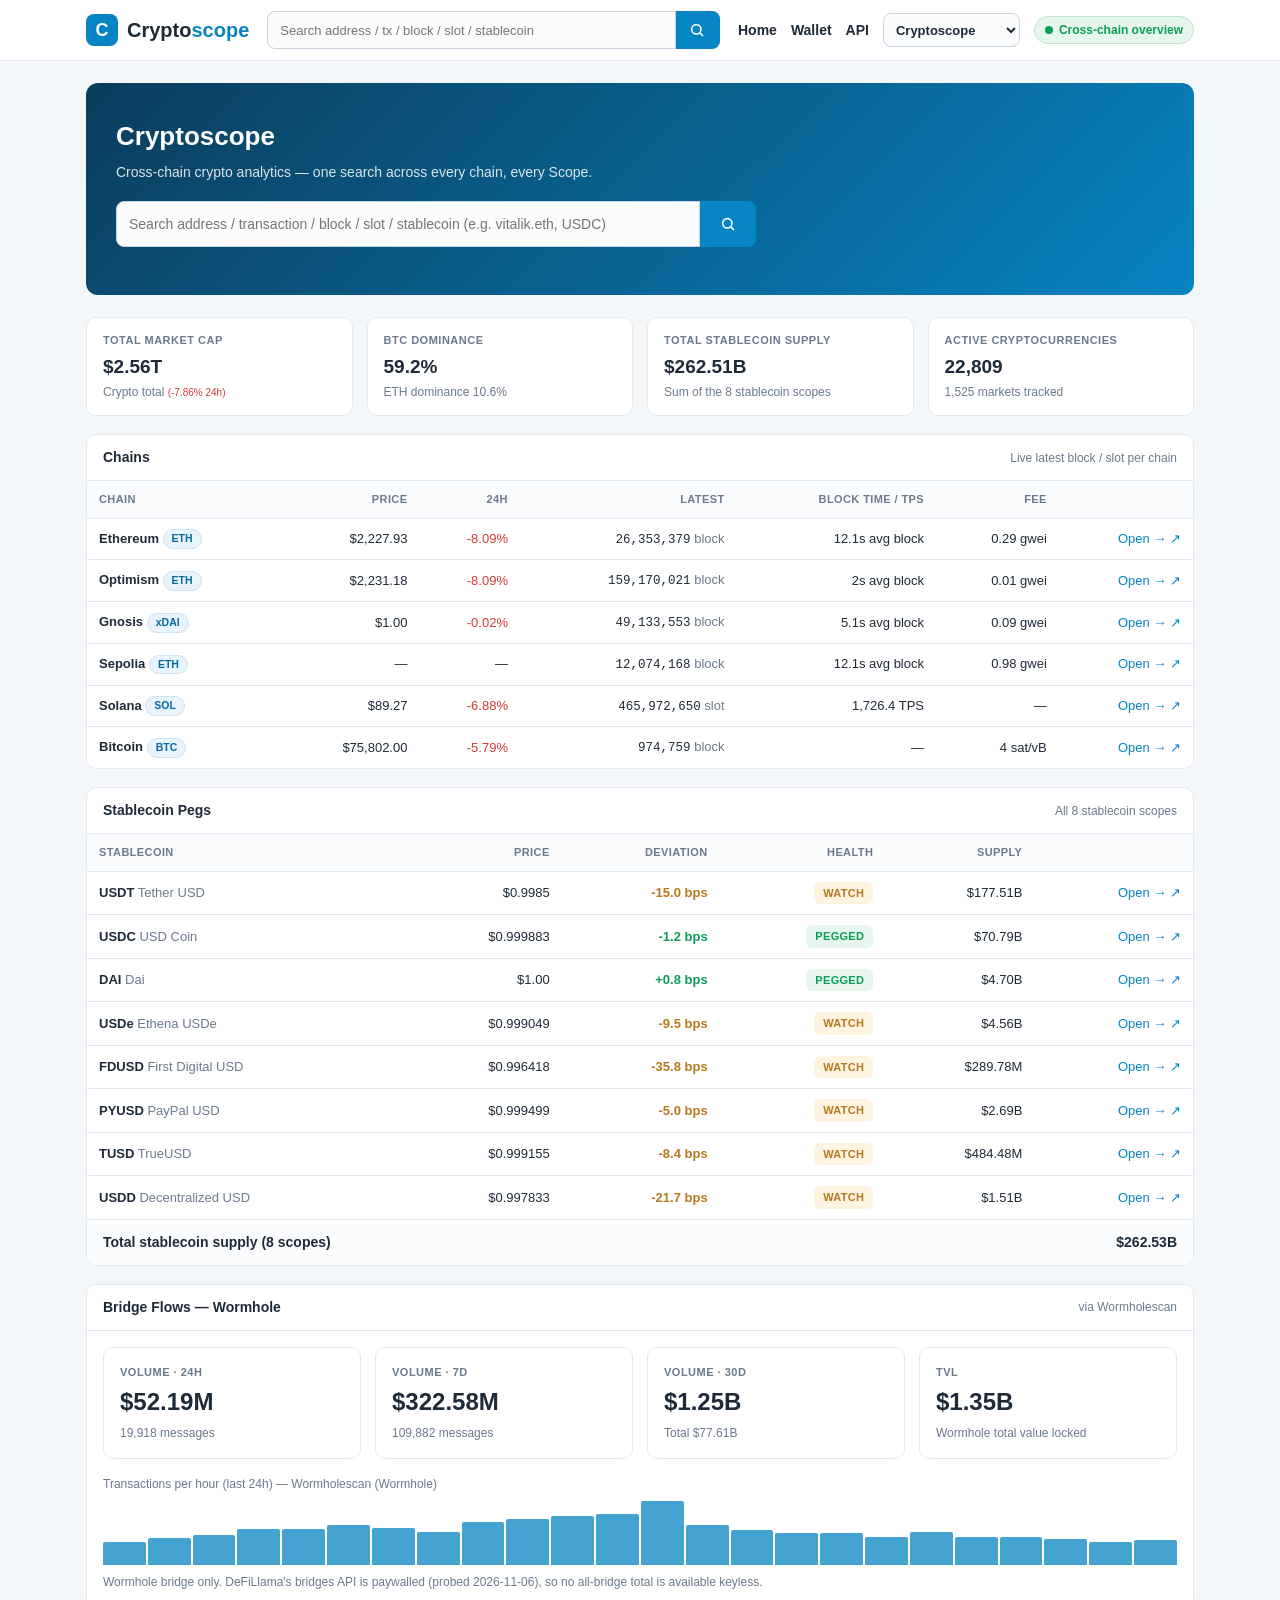
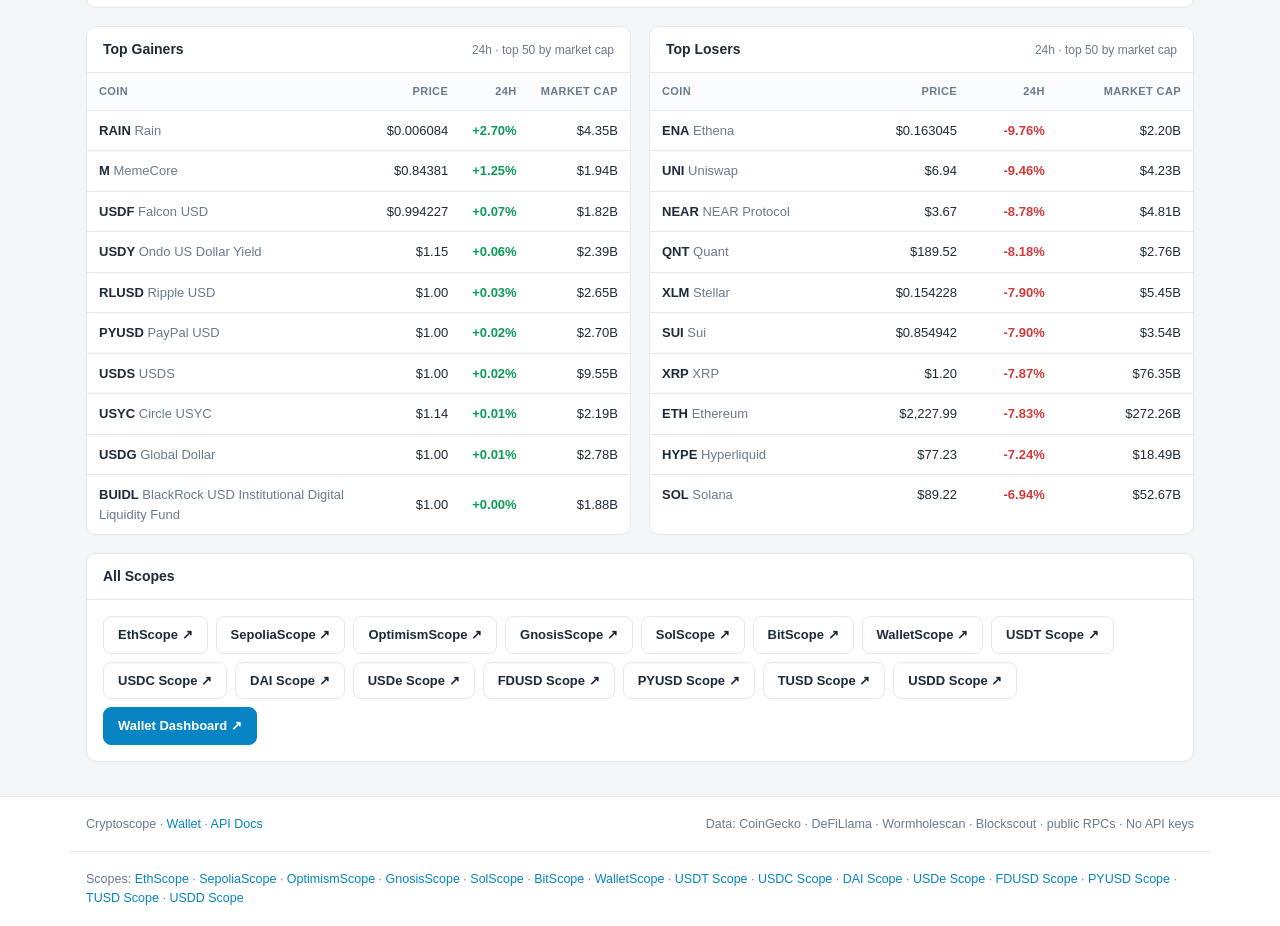
<file: snapshots/cryptoscope-overview.html>
<!DOCTYPE html>
<html lang="en">
<head>
<meta charset="utf-8">
<meta name="viewport" content="width=device-width, initial-scale=1">
<title>Cryptoscope — Cross-Chain Crypto Analytics</title>
<meta name="description" content="Cryptoscope: cross-chain crypto analytics. Market overview, chains, stablecoin pegs, bridge flows, top movers — and one search that routes to the right Scope.">
<style>
/* EthScope — Etherscan-like light theme */
:root{
  --blue:#0784c3; --blue-dark:#066a9d; --ink:#1e2a38; --muted:#6b7a8d;
  --line:#e3e9f0; --bg:#f4f7fa; --card:#ffffff;
  --green:#0d9d58; --red:#d23b3b; --amber:#b7791f;
  --mono:"SFMono-Regular",Consolas,"Liberation Mono",monospace;
}
*{box-sizing:border-box}
body{margin:0;font-family:-apple-system,BlinkMacSystemFont,"Segoe UI",Roboto,Helvetica,Arial,sans-serif;color:var(--ink);background:var(--bg);font-size:14px;line-height:1.5}
a{color:var(--blue);text-decoration:none}
a:hover{text-decoration:underline}
.wrap{max-width:1140px;margin:0 auto;padding:0 16px}
.mono{font-family:var(--mono);font-size:12.5px}
.muted{color:var(--muted)}
.hidden{display:none!important}

/* header */
.topbar{background:#fff;border-bottom:1px solid var(--line);position:sticky;top:0;z-index:50}
.topbar-inner{display:flex;align-items:center;gap:18px;height:60px}
.brand{display:flex;align-items:center;gap:9px;font-size:20px;font-weight:700;color:var(--ink)}
.brand:hover{text-decoration:none}
.brand-badge{width:32px;height:32px;border-radius:8px;background:var(--blue);color:#fff;display:flex;align-items:center;justify-content:center;font-size:18px;font-weight:800}
.brand-accent{color:var(--blue)}
.search{flex:1;max-width:560px;position:relative;display:flex}
.search input{flex:1;height:38px;border:1px solid #c8d3df;border-radius:8px 0 0 8px;padding:0 12px;font-size:13px;outline:none;background:#fbfcfe}
.search input:focus{border-color:var(--blue);background:#fff}
.search button{width:44px;border:1px solid var(--blue);border-left:0;background:var(--blue);color:#fff;border-radius:0 8px 8px 0;cursor:pointer;display:flex;align-items:center;justify-content:center}
.search button:hover{background:var(--blue-dark)}
.suggest{position:absolute;top:42px;left:0;right:0;background:#fff;border:1px solid var(--line);border-radius:8px;box-shadow:0 8px 24px rgba(0,0,0,.12);overflow:hidden;z-index:60}
.suggest a{display:flex;align-items:center;gap:10px;padding:9px 12px;color:var(--ink);font-size:13px}
.suggest a:hover{background:#f0f6fb;text-decoration:none}
.suggest .stype{font-size:10px;font-weight:700;text-transform:uppercase;color:#fff;background:var(--blue);border-radius:4px;padding:2px 6px;flex-shrink:0}
.suggest .stype.block{background:#5b6b7c}.suggest .stype.token{background:#7c4dc4}.suggest .stype.transaction{background:#0d9d58}
.navlinks{margin-left:auto;display:flex;align-items:center;gap:14px}
.navlinks a{font-weight:600;color:var(--ink)}
.netpill{display:inline-flex;align-items:center;gap:6px;font-size:12px;font-weight:600;color:var(--green);background:#e6f6ec;border:1px solid #bfe6cd;border-radius:999px;padding:4px 10px;white-space:nowrap;flex-shrink:0}
.netpill .dot{width:8px;height:8px;border-radius:50%;background:var(--green);animation:pulse 2s infinite}
@keyframes pulse{0%,100%{opacity:1}50%{opacity:.4}}

/* hero */
.hero{background:linear-gradient(135deg,#0b3d5c,#0784c3);border-radius:12px;color:#fff;padding:34px 30px;margin:22px 0}
.hero h1{margin:0 0 6px;font-size:26px}
.hero p{margin:0 0 18px;opacity:.85}
.hero .search{max-width:640px}
.hero .search input{height:46px;font-size:14px}
.hero .search button{width:56px}

/* cards */
.card{background:var(--card);border:1px solid var(--line);border-radius:10px;margin-bottom:18px;overflow:hidden}
.card-head{display:flex;align-items:center;gap:8px;padding:12px 16px;border-bottom:1px solid var(--line);font-weight:700;font-size:14px}
.card-head .spacer{flex:1}
.statgrid{display:grid;grid-template-columns:repeat(auto-fit,minmax(150px,1fr));gap:14px;margin-bottom:18px}
.stat{background:var(--card);border:1px solid var(--line);border-radius:10px;padding:14px 16px}
.stat .k{font-size:11px;text-transform:uppercase;letter-spacing:.5px;color:var(--muted);font-weight:700;margin-bottom:4px}
.stat .v{font-size:19px;font-weight:700}
.stat .v small{font-size:12px;font-weight:400;color:var(--muted)}
.stat .sub{font-size:12px;color:var(--muted);margin-top:2px}

.cols2{display:grid;grid-template-columns:1fr 1fr;gap:18px}
@media(max-width:860px){.cols2{grid-template-columns:1fr}.topbar-inner{flex-wrap:wrap;height:auto;padding:10px 16px}.search{order:3;flex-basis:100%;max-width:none}.navlinks{flex-wrap:wrap}.netpill{font-size:11px;padding:3px 8px}}
/* phones: the pill keeps its dot (status) but drops its text so the nav
   row fits on one line instead of wrapping to three */
@media(max-width:560px){#netpill-text{display:none}.netpill{padding:4px 6px;gap:0}}

/* tables */
table.tbl{width:100%;border-collapse:collapse;font-size:13px}
.tbl th{text-align:left;font-size:11px;text-transform:uppercase;letter-spacing:.4px;color:var(--muted);padding:10px 12px;border-bottom:1px solid var(--line);background:#fbfcfe;white-space:nowrap}
.tbl td{padding:10px 12px;border-bottom:1px solid var(--line);vertical-align:middle}
.tbl tr:last-child td{border-bottom:0}
.tbl tr:hover td{background:#f8fbfe}
.tbl .r{text-align:right}
/* home half-width tables: fixed layout + clipped cells so long hashes and
   contract names can't push columns (e.g. Value) off the card */
.tbl-home{table-layout:fixed}
.tbl-home td{overflow:hidden}
.tbl-wrap{overflow-x:auto}
.addr-cell{display:inline-flex;align-items:center;gap:4px;max-width:100%;min-width:0}
.addr-cell>a.mono{min-width:0;overflow:hidden;text-overflow:ellipsis;white-space:nowrap}
.addr-cell .badge,.addr-cell .label-pill{flex-shrink:0}
.cell-clip{display:block;overflow:hidden;text-overflow:ellipsis;white-space:nowrap}

/* detail grid */
.detail{display:grid;grid-template-columns:200px 1fr;border-bottom:1px solid var(--line);font-size:13px}
.detail:last-child{border-bottom:0}
.detail .dk{padding:11px 16px;color:var(--muted);font-weight:600;background:#fbfcfe}
.detail .dv{padding:11px 16px;word-break:break-all}
@media(max-width:640px){.detail{grid-template-columns:1fr}.detail .dk{padding-bottom:2px}}

/* badges & buttons */
.badge{display:inline-block;font-size:11px;font-weight:700;border-radius:6px;padding:3px 9px;text-transform:uppercase;letter-spacing:.3px}
.badge.ok{background:#e6f6ec;color:var(--green)}
.badge.fail{background:#fdecec;color:var(--red)}
.badge.info{background:#e8f3fb;color:var(--blue-dark)}
.badge.warn{background:#fdf3e0;color:var(--amber)}
.badge.grey{background:#eef1f5;color:var(--muted)}
.btn{display:inline-block;border:1px solid var(--line);background:#fff;border-radius:8px;padding:8px 14px;font-size:13px;font-weight:600;color:var(--ink);cursor:pointer}
.btn:hover{border-color:var(--blue);color:var(--blue)}
.btn.primary{background:var(--blue);border-color:var(--blue);color:#fff}
.btn.primary:hover{background:var(--blue-dark)}
.copybtn{border:0;background:none;color:var(--muted);cursor:pointer;padding:2px 4px;vertical-align:middle}
.copybtn:hover{color:var(--blue)}
.loadmore{display:block;width:100%;padding:12px;border:0;background:#f4f8fc;color:var(--blue);font-weight:700;cursor:pointer;font-size:13px}
.loadmore:hover{background:#e8f3fb}

/* tabs */
.tabs{display:flex;gap:4px;border-bottom:1px solid var(--line);padding:0 12px;background:#fbfcfe}
.tab{border:0;background:none;padding:12px 14px;font-size:13px;font-weight:600;color:var(--muted);cursor:pointer;border-bottom:2px solid transparent;margin-bottom:-1px}
.tab.active{color:var(--blue);border-bottom-color:var(--blue)}
.tab:hover{color:var(--ink)}

/* misc */
.pagehead{display:flex;align-items:center;gap:12px;margin:22px 0 14px;flex-wrap:wrap}
.pagehead h2{margin:0;font-size:20px;word-break:break-all}
pre.hex{background:#0f1c28;color:#c8e6f5;border-radius:8px;padding:14px;font-size:12px;overflow:auto;max-height:280px;white-space:pre-wrap;word-break:break-all;font-family:var(--mono)}
.utf8box{background:#f4faf4;border:1px solid #cde8cd;border-radius:8px;padding:12px 14px;font-size:13px;margin-top:10px}
.utf8box .k{font-weight:700;color:var(--green);font-size:11px;text-transform:uppercase;letter-spacing:.4px;margin-bottom:6px}
.empty{padding:26px;text-align:center;color:var(--muted)}
.error-banner{background:#fdecec;border:1px solid #f3c2c2;color:#a02a2a;border-radius:8px;padding:12px 16px;margin:16px 0;font-size:13px}
.spinner{padding:40px;text-align:center;color:var(--muted)}
.gasbar{height:8px;background:#eef1f5;border-radius:4px;overflow:hidden;margin-top:6px}
.gasbar i{display:block;height:100%;background:var(--blue);border-radius:4px}
.addr-title{display:flex;align-items:center;gap:10px;flex-wrap:wrap}
.footer{margin-top:34px;border-top:1px solid var(--line);background:#fff}
.footer-inner{display:flex;justify-content:space-between;gap:10px;padding:18px 16px;font-size:12.5px;color:var(--muted);flex-wrap:wrap}
.logtopics{display:flex;flex-direction:column;gap:4px}

/* ---- chain switcher / labels ---- */
.chainselect{height:34px;border:1px solid #c8d3df;border-radius:8px;padding:0 8px;font-size:13px;font-weight:600;color:var(--ink);background:#fbfcfe;cursor:pointer}
.chainselect:focus{border-color:var(--blue);outline:none}
.netpill.warn{color:var(--amber);background:#fdf3e0;border-color:#ecd9a8}
.label-pill{display:inline-block;font-size:10.5px;font-weight:700;color:#5b4a8a;background:#efe9f9;border:1px solid #d9c8f5;border-radius:999px;padding:1px 8px;vertical-align:middle;white-space:nowrap}

/* ---- toolbars / export ---- */
.toolbar{display:flex;align-items:center;gap:10px;padding:10px 16px;border-bottom:1px solid var(--line);background:#fbfcfe;flex-wrap:wrap}
.toolbar .spacer{flex:1}
.btn:disabled{opacity:.55;cursor:wait}

/* ---- gas tracker ---- */
.gascards{display:grid;grid-template-columns:repeat(auto-fit,minmax(170px,1fr));gap:14px;margin-bottom:18px}
.gascard{background:var(--card);border:1px solid var(--line);border-radius:10px;padding:16px}
.gascard .k{font-size:11px;text-transform:uppercase;letter-spacing:.5px;color:var(--muted);font-weight:700;margin-bottom:4px}
.gascard .v{font-size:24px;font-weight:700}
.gascard .v small{font-size:13px;font-weight:400;color:var(--muted)}
.gascard .sub{font-size:12px;color:var(--muted);margin-top:4px}
.explainer{background:#f0f6fb;border:1px solid #cfe3f2;border-radius:10px;padding:14px 16px;font-size:13px;margin-bottom:18px}

/* ---- charts ---- */
.chart-wrap{padding:16px}
.chart-svg{width:100%;height:auto;display:block}
.chart-tick{font-size:11px;fill:var(--muted)}
.daybtns{display:flex;gap:6px}
.daybtns .btn{padding:5px 11px;font-size:12px}
.daybtns .btn.active{background:var(--blue);border-color:var(--blue);color:#fff}

/* ---- contract page ---- */
.fncard{border:1px solid var(--line);border-radius:8px;padding:14px 16px;margin:12px 16px}
.fn-sig{font-size:13px;font-weight:700;margin-bottom:10px;word-break:break-all}
.fncard form{display:flex;flex-wrap:wrap;gap:10px;align-items:flex-end}
.field{display:flex;flex-direction:column;gap:4px;font-size:12.5px;min-width:180px;flex:1}
.field>span{font-weight:600}
.field input[type=text],.field select,.field textarea{border:1px solid #c8d3df;border-radius:6px;padding:8px 10px;font-size:13px;font-family:var(--mono);background:#fbfcfe}
.field input[type=text]:focus,.field textarea:focus{border-color:var(--blue);outline:none;background:#fff}
.field textarea{font-family:var(--mono);width:100%;min-height:180px;resize:vertical}
.fn-out{margin-top:10px;font-size:13px}
.fn-out table{width:100%;border-collapse:collapse}
.fn-out td,.fn-out th{border-bottom:1px solid var(--line);padding:6px 8px;text-align:left;font-size:13px}
.fn-out .mono{word-break:break-all}
pre.source{background:#0f1c28;color:#c8e6f5;border-radius:8px;padding:14px;font-size:12px;overflow:auto;max-height:560px;white-space:pre-wrap;word-break:break-all;font-family:var(--mono);margin:12px 16px}
.notice{background:#fdf3e0;border:1px solid #ecd9a8;border-radius:8px;padding:12px 14px;font-size:13px;margin:12px 16px}
.notice.info{background:#e8f3fb;border-color:#cfe3f2}
.walletbar{display:flex;align-items:center;gap:10px;flex-wrap:wrap;padding:12px 16px;border-bottom:1px solid var(--line);background:#fbfcfe;font-size:13px}

/* ---- NFT ---- */
.nftgrid{display:grid;grid-template-columns:repeat(auto-fill,minmax(150px,1fr));gap:14px;padding:16px}
.nft-card{border:1px solid var(--line);border-radius:10px;overflow:hidden;background:#fff}
.nft-card:hover{border-color:var(--blue);text-decoration:none}
.nft-card img{width:100%;aspect-ratio:1;object-fit:cover;display:block;background:#eef1f5}
.nft-card .nft-id{padding:9px 10px;font-size:13px;font-weight:700;color:var(--ink)}
.nft-card .nft-sub{padding:0 10px 9px;font-size:12px;color:var(--muted)}
.nft-hero{display:grid;grid-template-columns:minmax(240px,360px) 1fr;gap:20px;padding:16px}
@media(max-width:640px){.nft-hero{grid-template-columns:1fr}}
.nft-hero img{width:100%;border-radius:10px;border:1px solid var(--line);background:#eef1f5}

/* ---- api docs ---- */
.docgroup{margin-bottom:8px}
.docgroup h3{margin:18px 0 8px;font-size:15px}
.docitem{border:1px solid var(--line);border-radius:8px;padding:11px 14px;margin-bottom:8px;background:#fff}
.docitem .dpath{font-family:var(--mono);font-size:13px;font-weight:700;word-break:break-all}
.docitem .ddesc{font-size:13px;color:var(--ink);margin-top:4px}
.docitem .dmeta{font-size:12px;color:var(--muted);margin-top:6px}
.docitem code{background:#f0f3f7;border-radius:4px;padding:1px 5px;font-size:12px}
.method{display:inline-block;font-size:11px;font-weight:800;border-radius:5px;padding:2px 7px;margin-right:8px;vertical-align:middle}
.method.get{background:#e6f6ec;color:var(--green)}
.method.post{background:#fdf3e0;color:var(--amber)}

/* ---- wallet dashboard ---- */
.chain-badge{display:inline-block;font-size:10.5px;font-weight:700;color:var(--blue-dark);background:#e8f3fb;border:1px solid #cfe3f2;border-radius:999px;padding:1px 8px;vertical-align:middle;white-space:nowrap}

/* risk card (address pages, all chains) */
.risk-score{font-size:32px;font-weight:800;line-height:1}
.risk-reasons{margin:10px 0 0;padding-left:18px}
.risk-reasons li{margin:4px 0}
.risk-low{border-left:4px solid var(--green)}
.risk-elevated{border-left:4px solid var(--amber)}
.risk-high{border-left:4px solid #e8590c}
.risk-critical{border-left:4px solid var(--red)}
.wallet-hero{display:grid;grid-template-columns:repeat(auto-fit,minmax(200px,1fr));gap:18px;padding:16px}
.wallet-hero .k{font-size:11px;text-transform:uppercase;letter-spacing:.5px;color:var(--muted);font-weight:700;margin-bottom:4px}
.wallet-hero .v{font-size:24px;font-weight:700}
.wallet-hero .sub{font-size:12px;color:var(--muted);margin-top:4px}
.wchain-grid{display:grid;grid-template-columns:repeat(auto-fit,minmax(210px,1fr));gap:14px;padding:16px}
.wchain{border:1px solid var(--line);border-radius:10px;padding:14px}
.wchain .k{font-size:12px;text-transform:uppercase;letter-spacing:.5px;color:var(--muted);font-weight:700;margin-bottom:4px}
.wchain .v{font-size:19px;font-weight:700;margin-bottom:4px}
.wchain .sub{font-size:12px;color:var(--muted);margin-top:2px}
.suggest-row{display:flex;align-items:stretch}
.suggest-row>a:first-child{flex:1}
.suggest-row .wallet-link{flex-shrink:0;font-weight:700;color:var(--blue);border-left:1px solid var(--line);padding:9px 12px}
.suggest-row .wallet-link:hover{background:#f0f6fb;text-decoration:none}
.nft-card .nft-id .chain-badge{margin-left:4px}

/* ---- misc ---- */
.sample-badge{display:inline-block;font-size:11px;font-weight:700;border-radius:6px;padding:3px 9px;background:#fdf3e0;color:var(--amber);border:1px solid #ecd9a8;text-transform:none;letter-spacing:0}
.total-row{display:flex;justify-content:space-between;padding:12px 16px;border-top:1px solid var(--line);font-weight:700;background:#fbfcfe}

</style>
<link rel="icon" href="data:image/svg+xml,%3Csvg xmlns='http://www.w3.org/2000/svg' viewBox='0 0 32 32'%3E%3Crect width='32' height='32' rx='7' fill='%230784c3'/%3E%3Ctext x='16' y='22' font-size='17' text-anchor='middle' fill='white' font-family='Arial' font-weight='bold'%3EC%3C/text%3E%3C/svg%3E">
</head>
<body>
<header class="topbar">
  <div class="wrap topbar-inner">
    <a class="brand" href="#/">
      <span class="brand-badge" id="brand-badge">C</span>
      <span class="brand-name" id="brand-name">Crypto<span class="brand-accent">Scope</span></span>
    </a>
    <form id="search-form" class="search" autocomplete="off">
      <input id="search-input" type="text" placeholder="Search address / tx / block / slot / stablecoin" aria-label="Search">
      <button type="submit" title="Search">
        <svg width="16" height="16" viewBox="0 0 24 24" fill="none" stroke="currentColor" stroke-width="2.4"><circle cx="11" cy="11" r="7"/><path d="M21 21l-4.3-4.3"/></svg>
      </button>
      <div id="search-suggest" class="suggest hidden"></div>
    </form>
    <nav class="navlinks">
      <a href="#/" data-nav>Home</a>
      <a href="#/wallet" id="nav-wallet">Wallet</a>
      <a href="#/api-docs">API</a>
      <select id="scope-select" class="chainselect" aria-label="Other scopes" title="Other scopes"></select>
      <span class="netpill" id="netpill" title="Cross-chain analytics — keyless, no API keys"><span class="dot"></span><span id="netpill-text">Cross-chain</span></span>
    </nav>
  </div>
</header>

<main class="wrap">
  <div id="error-banner" class="error-banner hidden"></div>
  <div id="view"></div>
</main>

<footer class="footer">
  <div class="wrap footer-inner">
    <span><span id="footer-brand">Cryptoscope</span> · <a href="#/wallet" id="footer-wallet">Wallet</a> · <a href="#/api-docs">API Docs</a></span>
    <span class="muted">Data: CoinGecko · DeFiLlama · Wormholescan · Blockscout · public RPCs · No API keys</span>
  </div>
  <div class="wrap footer-inner" style="border-top:1px solid var(--line)">
    <span id="footer-scopes" class="muted"></span>
  </div>
</footer>

<script>
// GENERATED by scripts/sync-common.py from overview/config.py — do not hand-edit.
// Regenerate: python3 scripts/sync-common.py sync
window.SCOPE_CONFIG = {
  "scope": "overview",
  "title": "Cryptoscope",
  "brandLetter": "C",
  "chain": null,
  "apiPrefix": "/api/overview",
  "walletOnly": false,
  "walletUrl": "https://walletscope.vercel.app",
  "netpill": "Cross-chain overview",
  "siblings": [
    {
      "chain": "ethereum",
      "name": "EthScope",
      "url": "https://ethscope.vercel.app"
    },
    {
      "chain": "sepolia",
      "name": "SepoliaScope",
      "url": "https://sepoliascope.vercel.app"
    },
    {
      "chain": "optimism",
      "name": "OptimismScope",
      "url": "https://optimismscope.vercel.app"
    },
    {
      "chain": "gnosis",
      "name": "GnosisScope",
      "url": "https://gnosisscope.vercel.app"
    },
    {
      "chain": "solana",
      "name": "SolScope",
      "url": "https://solscope.vercel.app"
    },
    {
      "chain": "bitcoin",
      "name": "BitScope",
      "url": "https://bitscope.vercel.app"
    },
    {
      "chain": null,
      "name": "WalletScope",
      "url": "https://walletscope.vercel.app"
    },
    {
      "chain": null,
      "name": "USDT Scope",
      "url": "https://usdtscope.vercel.app"
    },
    {
      "chain": null,
      "name": "USDC Scope",
      "url": "https://usdcscope.vercel.app"
    },
    {
      "chain": null,
      "name": "DAI Scope",
      "url": "https://daiscope.vercel.app"
    },
    {
      "chain": null,
      "name": "USDe Scope",
      "url": "https://usdescope.vercel.app"
    },
    {
      "chain": null,
      "name": "FDUSD Scope",
      "url": "https://fdusdsscope.vercel.app"
    },
    {
      "chain": null,
      "name": "PYUSD Scope",
      "url": "https://pyusdsscope.vercel.app"
    },
    {
      "chain": null,
      "name": "TUSD Scope",
      "url": "https://tusdscope.vercel.app"
    },
    {
      "chain": null,
      "name": "USDD Scope",
      "url": "https://usddscope.vercel.app"
    }
  ]
};

</script>
<script>
window.__BAKED__ = {"/overview": {"generated_at": 1793938879, "global": {"total_market_cap_usd": 2561486969376.8804, "market_cap_change_24h_pct": -7.8608413716403005, "btc_dominance_pct": 59.155319698841765, "eth_dominance_pct": 10.598372651649695, "active_cryptocurrencies": 22809, "markets": 1525, "total_stablecoin_supply_usd": 262505392720.0276, "sources": ["CoinGecko keyless API", "DeFiLlama stablecoins API"]}, "chains": {"rows": [{"id": "ethereum", "label": "Ethereum", "scope": "ethscope", "scope_url": "https://ethscope.vercel.app", "native": "ETH", "price_usd": 2227.93, "change_24h_pct": -8.09, "latest": 26353379, "latest_label": "block", "tps": null, "avg_block_time_s": 12.1, "fee": "0.29 gwei", "total_transactions": "3842955209", "error": null}, {"id": "optimism", "label": "Optimism", "scope": "optimismscope", "scope_url": "https://optimismscope.vercel.app", "native": "ETH", "price_usd": 2231.18, "change_24h_pct": -8.09, "latest": 159170021, "latest_label": "block", "tps": null, "avg_block_time_s": 2.0, "fee": "0.01 gwei", "total_transactions": "1449070830", "error": null}, {"id": "gnosis", "label": "Gnosis", "scope": "gnosisscope", "scope_url": "https://gnosisscope.vercel.app", "native": "xDAI", "price_usd": 1.0, "change_24h_pct": -0.02, "latest": 49133553, "latest_label": "block", "tps": null, "avg_block_time_s": 5.1, "fee": "0.09 gwei", "total_transactions": "434203040", "error": null}, {"id": "sepolia", "label": "Sepolia", "scope": "sepoliascope", "scope_url": "https://sepoliascope.vercel.app", "native": "ETH", "price_usd": null, "change_24h_pct": null, "latest": 12074168, "latest_label": "block", "tps": null, "avg_block_time_s": 12.1, "fee": "0.98 gwei", "total_transactions": "1165531115", "error": null}, {"id": "solana", "label": "Solana", "scope": "solscope", "scope_url": "https://solscope.vercel.app", "native": "SOL", "price_usd": 89.27, "change_24h_pct": -6.879248603888629, "latest": 465972650, "latest_label": "slot", "tps": 1726.4, "avg_block_time_s": null, "fee": null, "total_transactions": 565464195286, "error": null}, {"id": "bitcoin", "label": "Bitcoin", "scope": "bitscope", "scope_url": "https://bitscope.vercel.app", "native": "BTC", "price_usd": 75802.0, "change_24h_pct": -5.79, "latest": 974759, "latest_label": "block", "tps": null, "avg_block_time_s": null, "fee": "4 sat/vB", "total_transactions": null, "mempool_count": 47187, "error": null}]}, "stablecoins": {"rows": [{"scope": "usdtscope", "scope_url": "https://usdtscope.vercel.app", "symbol": "USDT", "name": "Tether USD", "issuer": "Tether", "price_usd": 0.9985, "deviation_bps": -15.0, "peg_health": "watch", "supply_usd": 177510089731.5196, "market_cap_usd": 177556909124.0, "supply_change_7d_pct": -1.53, "error": null}, {"scope": "usdcscope", "scope_url": "https://usdcscope.vercel.app", "symbol": "USDC", "name": "USD Coin", "issuer": "Circle", "price_usd": 0.9998830642500001, "deviation_bps": -1.17, "peg_health": "pegged", "supply_usd": 70789151440.06894, "market_cap_usd": 70480719886.0, "supply_change_7d_pct": -1.05, "error": null}, {"scope": "daiscope", "scope_url": "https://daiscope.vercel.app", "symbol": "DAI", "name": "Dai", "issuer": "MakerDAO / Sky", "price_usd": 1.0000804735322322, "deviation_bps": 0.8, "peg_health": "pegged", "supply_usd": 4696526783.663025, "market_cap_usd": 4499510701.0, "supply_change_7d_pct": -1.88, "error": null}, {"scope": "usdescope", "scope_url": "https://usdescope.vercel.app", "symbol": "USDe", "name": "Ethena USDe", "issuer": "Ethena Labs", "price_usd": 0.999049275, "deviation_bps": -9.51, "peg_health": "watch", "supply_usd": 4563469060.450749, "market_cap_usd": 4516229228.0, "supply_change_7d_pct": 0.71, "error": null}, {"scope": "fdusdsscope", "scope_url": "https://fdusdsscope.vercel.app", "symbol": "FDUSD", "name": "First Digital USD", "issuer": "First Digital Labs", "price_usd": 0.9964181185000001, "deviation_bps": -35.82, "peg_health": "watch", "supply_usd": 289781506.35059, "market_cap_usd": 288724777.0, "supply_change_7d_pct": -3.54, "error": null}, {"scope": "pyusdsscope", "scope_url": "https://pyusdsscope.vercel.app", "symbol": "PYUSD", "name": "PayPal USD", "issuer": "PayPal (issued by Paxos)", "price_usd": 0.9994986225, "deviation_bps": -5.01, "peg_health": "watch", "supply_usd": 2687431965.213487, "market_cap_usd": 2697909403.0, "supply_change_7d_pct": -12.46, "error": null}, {"scope": "tusdscope", "scope_url": "https://tusdscope.vercel.app", "symbol": "TUSD", "name": "TrueUSD", "issuer": "TrueUSD (Techteryx)", "price_usd": 0.9991547050572678, "deviation_bps": -8.45, "peg_health": "watch", "supply_usd": 484484718.87, "market_cap_usd": 493773465.0, "supply_change_7d_pct": -0.0, "error": null}, {"scope": "usddscope", "scope_url": "https://usddscope.vercel.app", "symbol": "USDD", "name": "Decentralized USD", "issuer": "TRON DAO Reserve", "price_usd": 0.9978334493707373, "deviation_bps": -21.67, "peg_health": "watch", "supply_usd": 1508987370.5112102, "market_cap_usd": 1503595395.0, "supply_change_7d_pct": 2.76, "error": null}], "total_supply_usd": 262529922576.64758}, "bridges": {"provider": "Wormholescan (Wormhole)", "note": "Wormhole bridge only. DeFiLlama's bridges API is paywalled (probed 2026-11-06), so no all-bridge total is available keyless.", "volume_24h_usd": 52189512.80643234, "volume_7d_usd": 322582484.3343619, "volume_30d_usd": 1251391308.7040486, "volume_total_usd": 77613661466.62846, "messages_24h": 19918.0, "messages_7d": 109882.0, "tvl_usd": 1348786487.6393113, "hourly_tx_counts": [{"time": "2026-11-06T05:00:00Z", "count": 54}, {"time": "2026-11-06T03:00:00Z", "count": 540}, {"time": "2026-11-06T02:00:00Z", "count": 631}, {"time": "2026-11-06T01:00:00Z", "count": 703}, {"time": "2026-11-06T00:00:00Z", "count": 842}, {"time": "2026-11-05T23:00:00Z", "count": 849}, {"time": "2026-11-05T22:00:00Z", "count": 952}, {"time": "2026-11-05T21:00:00Z", "count": 876}, {"time": "2026-11-05T20:00:00Z", "count": 780}, {"time": "2026-11-05T19:00:00Z", "count": 1009}, {"time": "2026-11-05T18:00:00Z", "count": 1075}, {"time": "2026-11-05T17:00:00Z", "count": 1137}, {"time": "2026-11-05T16:00:00Z", "count": 1201}, {"time": "2026-11-05T15:00:00Z", "count": 1502}, {"time": "2026-11-05T14:00:00Z", "count": 953}, {"time": "2026-11-05T13:00:00Z", "count": 820}, {"time": "2026-11-05T12:00:00Z", "count": 755}, {"time": "2026-11-05T11:00:00Z", "count": 755}, {"time": "2026-11-05T10:00:00Z", "count": 656}, {"time": "2026-11-05T09:00:00Z", "count": 766}, {"time": "2026-11-05T08:00:00Z", "count": 664}, {"time": "2026-11-05T07:00:00Z", "count": 650}, {"time": "2026-11-05T06:00:00Z", "count": 611}, {"time": "2026-11-05T05:00:00Z", "count": 548}, {"time": "2026-11-05T04:00:00Z", "count": 589}], "sources": ["Wormholescan keyless API"]}, "movers": {"gainers": [{"id": "rain", "symbol": "RAIN", "name": "Rain", "price_usd": 0.00608394, "market_cap_usd": 4346302980.0, "change_24h_pct": 2.69823}, {"id": "memecore", "symbol": "M", "name": "MemeCore", "price_usd": 0.84381, "market_cap_usd": 1938503404.0, "change_24h_pct": 1.24574}, {"id": "falcon-finance", "symbol": "USDF", "name": "Falcon USD", "price_usd": 0.994227, "market_cap_usd": 1822402819.0, "change_24h_pct": 0.07237}, {"id": "ondo-us-dollar-yield", "symbol": "USDY", "name": "Ondo US Dollar Yield", "price_usd": 1.15, "market_cap_usd": 2392796748.0, "change_24h_pct": 0.05612}, {"id": "ripple-usd", "symbol": "RLUSD", "name": "Ripple USD", "price_usd": 1.0, "market_cap_usd": 2648546299.0, "change_24h_pct": 0.03198}, {"id": "paypal-usd", "symbol": "PYUSD", "name": "PayPal USD", "price_usd": 1.0, "market_cap_usd": 2697909403.0, "change_24h_pct": 0.02214}, {"id": "usds", "symbol": "USDS", "name": "USDS", "price_usd": 1.0, "market_cap_usd": 9551354393.0, "change_24h_pct": 0.01623}, {"id": "hashnote-usyc", "symbol": "USYC", "name": "Circle USYC", "price_usd": 1.14, "market_cap_usd": 2185180334.0, "change_24h_pct": 0.00968}, {"id": "global-dollar", "symbol": "USDG", "name": "Global Dollar", "price_usd": 1.0, "market_cap_usd": 2782916473.0, "change_24h_pct": 0.00967}, {"id": "blackrock-usd-institutional-digital-liquidity-fund", "symbol": "BUIDL", "name": "BlackRock USD Institutional Digital Liquidity Fund", "price_usd": 1.0, "market_cap_usd": 1883515472.0, "change_24h_pct": 0.0}], "losers": [{"id": "ethena", "symbol": "ENA", "name": "Ethena", "price_usd": 0.163045, "market_cap_usd": 2199864805.0, "change_24h_pct": -9.75559}, {"id": "uniswap", "symbol": "UNI", "name": "Uniswap", "price_usd": 6.94, "market_cap_usd": 4231357512.0, "change_24h_pct": -9.45696}, {"id": "near", "symbol": "NEAR", "name": "NEAR Protocol", "price_usd": 3.67, "market_cap_usd": 4809368075.0, "change_24h_pct": -8.78449}, {"id": "quant-network", "symbol": "QNT", "name": "Quant", "price_usd": 189.52, "market_cap_usd": 2759122117.0, "change_24h_pct": -8.17813}, {"id": "stellar", "symbol": "XLM", "name": "Stellar", "price_usd": 0.154228, "market_cap_usd": 5452246652.0, "change_24h_pct": -7.90022}, {"id": "sui", "symbol": "SUI", "name": "Sui", "price_usd": 0.854942, "market_cap_usd": 3539085206.0, "change_24h_pct": -7.8961}, {"id": "ripple", "symbol": "XRP", "name": "XRP", "price_usd": 1.2, "market_cap_usd": 76347499641.0, "change_24h_pct": -7.86703}, {"id": "ethereum", "symbol": "ETH", "name": "Ethereum", "price_usd": 2227.99, "market_cap_usd": 272264332941.0, "change_24h_pct": -7.82978}, {"id": "hyperliquid", "symbol": "HYPE", "name": "Hyperliquid", "price_usd": 77.23, "market_cap_usd": 18489234699.0, "change_24h_pct": -7.24225}, {"id": "solana", "symbol": "SOL", "name": "Solana", "price_usd": 89.22, "market_cap_usd": 52672639180.0, "change_24h_pct": -6.94032}], "universe": "Top 50 coins by market cap (CoinGecko)"}}};
(function(){
  var origFetch = window.fetch.bind(window);
  window.fetch = function(url, opts) {
    try {
      var u = new URL(url, location.href);
      var key = u.pathname.replace(/^\/api\/(overview|ethscope)/, "");
      if (key in window.__BAKED__) {
        return Promise.resolve(new Response(JSON.stringify(window.__BAKED__[key]), {status: 200, headers: {"Content-Type": "application/json"}}));
      }
    } catch (e) {}
    return origFetch(url, opts);
  };
})();
"use strict";
/* Cryptoscope overview frontend — cross-chain analytics landing page.
   No build step, no CDN. Per-app behaviour comes from /config.js
   (window.SCOPE_CONFIG). API: /api/overview/* — the aggregate endpoint
   returns every section; each section degrades independently server-side.
   Same light Etherscan-like theme/classes as the other Scope apps
   (styles.css is shared): .hero, .card, .tbl, .badge, .statgrid, .cols2,
   .gascards, .topbar, .wrap, .error-banner, .footer. */
const CFG = window.SCOPE_CONFIG || {};
const SCOPE = CFG.scope || "overview";
const TITLE = CFG.title || "Cryptoscope";
const API = CFG.apiPrefix || "/api/overview";
const WALLET_URL = CFG.walletUrl || "https://walletscope.vercel.app";
const SIBLINGS = Array.isArray(CFG.siblings) ? CFG.siblings : [];

/* ---------------- helpers ---------------- */
const $ = (s) => document.querySelector(s);
function esc(s) {
  return String(s ?? "").replace(/[&<>"']/g, (c) => ({ "&": "&amp;", "<": "&lt;", ">": "&gt;", '"': "&quot;", "'": "&#39;" }[c]));
}
async function fetchJson(url, opts, timeoutMs) {
  // 25s client-side guard so a stalled upstream can never hang the UI.
  const ctrl = new AbortController();
  const timer = setTimeout(() => ctrl.abort(), timeoutMs || 25000);
  try {
    const r = await fetch(url, { ...(opts || {}), signal: ctrl.signal });
    let j = null;
    try { j = await r.json(); } catch (e) { throw new Error("Bad response from server"); }
    if (!r.ok || (j && j.error)) throw new Error((j && j.error) || ("HTTP " + r.status));
    return j;
  } catch (e) {
    if (e.name === "AbortError") throw new Error("Request timed out");
    throw e;
  } finally { clearTimeout(timer); }
}
async function get(path) { return fetchJson(API + path); }
function num(n) {
  if (n == null || n === "") return "—";
  const x = Number(n);
  return Number.isFinite(x) ? x.toLocaleString("en-US") : String(n);
}
/* Big USD values: $2.58T, $177.71B, $289.80M, $1.23K. */
function usdBig(n) {
  if (n == null || n === "") return "—";
  const x = Number(n);
  if (!Number.isFinite(x)) return "—";
  const abs = Math.abs(x);
  const sign = x < 0 ? "-" : "";
  if (abs >= 1e12) return sign + "$" + (abs / 1e12).toFixed(2) + "T";
  if (abs >= 1e9) return sign + "$" + (abs / 1e9).toFixed(2) + "B";
  if (abs >= 1e6) return sign + "$" + (abs / 1e6).toFixed(2) + "M";
  if (abs >= 1e3) return sign + "$" + (abs / 1e3).toFixed(2) + "K";
  return "$" + x.toLocaleString("en-US", { minimumFractionDigits: 2, maximumFractionDigits: 2 });
}
function usd(n) {
  if (n == null || n === "") return "—";
  const x = Number(n);
  return Number.isFinite(x) ? "$" + x.toLocaleString("en-US", { minimumFractionDigits: 2, maximumFractionDigits: 2 }) : "—";
}
/* USD price that can be tiny (token prices): up to 6 decimals below $1. */
function usdPrice(n) {
  if (n == null || n === "") return "—";
  const x = Number(n);
  if (!Number.isFinite(x)) return "—";
  if (x > 0 && x < 1) return "$" + x.toLocaleString("en-US", { minimumFractionDigits: 2, maximumFractionDigits: 6 });
  return usd(x);
}
function pctChange(v, suffix) {
  if (v == null || v === "") return "";
  const x = Number(v);
  if (!Number.isFinite(x)) return "";
  const color = x >= 0 ? "var(--green)" : "var(--red)";
  return ` <small style="color:${color}">(${x >= 0 ? "+" : ""}${x.toFixed(2)}%${suffix || ""})</small>`;
}
function bpsFmt(v) {
  if (v == null || v === "") return "—";
  const x = Number(v);
  if (!Number.isFinite(x)) return "—";
  const color = Math.abs(x) <= 5 ? "var(--green)" : Math.abs(x) <= 50 ? "var(--amber)" : "var(--red)";
  return `<span style="color:${color};font-weight:700">${x >= 0 ? "+" : ""}${x.toFixed(1)} bps</span>`;
}
function healthBadge(h) {
  if (h === "pegged") return '<span class="badge ok">Pegged</span>';
  if (h === "watch") return '<span class="badge warn">Watch</span>';
  if (h === "depegged") return '<span class="badge fail">Depegged</span>';
  return `<span class="badge grey">${esc(h || "—")}</span>`;
}
function scopeLink(url, text) {
  return `<a href="${esc(url)}" target="_blank" rel="noopener">${esc(text)} ↗</a>`;
}

/* ---------------- banner / view ---------------- */
function banner(msg) {
  const b = $("#error-banner");
  if (!b) return;
  if (!msg) { b.classList.add("hidden"); b.textContent = ""; return; }
  b.textContent = msg;
  b.classList.remove("hidden");
}
function render(html) { $("#view").innerHTML = html; banner(null); }
function spinner() { return '<div class="spinner">Loading…</div>'; }
function emptyBox(msg) { return `<div class="empty">${esc(msg)}</div>`; }
function errBox(msg) { return `<div class="error-banner" style="margin:16px">${esc(msg)}</div>`; }
function sectionError(name, msg) {
  return `<div class="card"><div class="card-head">${esc(name)}</div><div style="padding:16px"><div class="notice info" style="margin:0">${esc(msg || "Data unavailable.")}</div></div></div>`;
}

/* ---------------- polling ---------------- */
let pollTimer = null;
function clearPoll() { if (pollTimer) { clearInterval(pollTimer); pollTimer = null; } }

/* ---------------- section renderers ---------------- */
function renderGlobal(g) {
  const el = $("#market-stats");
  if (!el) return;
  if (!g || g.error) {
    el.innerHTML = `<div class="card" style="grid-column:1/-1">${errBox("Market overview unavailable: " + (g && g.error ? g.error : "unknown error"))}</div>`;
    return;
  }
  el.innerHTML = `
    <div class="stat"><div class="k">Total Market Cap</div><div class="v">${usdBig(g.total_market_cap_usd)}</div><div class="sub">Crypto total${pctChange(g.market_cap_change_24h_pct, " 24h")}</div></div>
    <div class="stat"><div class="k">BTC Dominance</div><div class="v">${g.btc_dominance_pct != null ? Number(g.btc_dominance_pct).toFixed(1) + "%" : "—"}</div><div class="sub">ETH dominance ${g.eth_dominance_pct != null ? Number(g.eth_dominance_pct).toFixed(1) + "%" : "—"}</div></div>
    <div class="stat"><div class="k">Total Stablecoin Supply</div><div class="v">${usdBig(g.total_stablecoin_supply_usd)}</div><div class="sub">Sum of the 8 stablecoin scopes</div></div>
    <div class="stat"><div class="k">Active Cryptocurrencies</div><div class="v">${num(g.active_cryptocurrencies)}</div><div class="sub">${num(g.markets)} markets tracked</div></div>`;
}
function renderChains(c) {
  const el = $("#chains-body");
  if (!el) return;
  if (!c || c.error || !Array.isArray(c.rows) || !c.rows.length) {
    el.innerHTML = sectionError("Chains", (c && c.error) || "Chain data unavailable.");
    return;
  }
  el.innerHTML = `<table class="tbl"><thead><tr><th>Chain</th><th class="r">Price</th><th class="r">24h</th><th class="r">Latest</th><th class="r">Block Time / TPS</th><th class="r">Fee</th><th></th></tr></thead><tbody>
    ${c.rows.map((r) => {
      const latest = r.latest != null
        ? `<span class="mono">${num(r.latest)}</span> <span class="muted">${esc(r.latest_label || "block")}</span>` : "—";
      const speed = r.tps != null
        ? `${Number(r.tps).toLocaleString("en-US", { maximumFractionDigits: 1 })} TPS`
        : r.avg_block_time_s != null ? `${num(r.avg_block_time_s)}s avg block` : "—";
      const chg = r.change_24h_pct != null
        ? `<span style="color:${Number(r.change_24h_pct) >= 0 ? "var(--green)" : "var(--red)"}">${Number(r.change_24h_pct) >= 0 ? "+" : ""}${Number(r.change_24h_pct).toFixed(2)}%</span>` : "—";
      return `<tr>
        <td><strong>${esc(r.label || r.id)}</strong> <span class="chain-badge">${esc(r.native || "")}</span>${r.error ? ` <span class="muted" title="${esc(r.error)}">(degraded)</span>` : ""}</td>
        <td class="r">${usdPrice(r.price_usd)}</td>
        <td class="r">${chg}</td>
        <td class="r">${latest}</td>
        <td class="r">${speed}</td>
        <td class="r">${esc(r.fee || "—")}</td>
        <td class="r">${r.scope_url ? scopeLink(r.scope_url + "/#/", "Open →") : "—"}</td>
      </tr>`;
    }).join("")}
  </tbody></table>`;
}
function renderStablecoins(s) {
  const el = $("#stablecoins-body");
  if (!el) return;
  if (!s || s.error || !Array.isArray(s.rows) || !s.rows.length) {
    el.innerHTML = sectionError("Stablecoins", (s && s.error) || "Stablecoin data unavailable.");
    return;
  }
  el.innerHTML = `<table class="tbl"><thead><tr><th>Stablecoin</th><th class="r">Price</th><th class="r">Deviation</th><th class="r">Health</th><th class="r">Supply</th><th></th></tr></thead><tbody>
    ${s.rows.map((r) => `<tr>
      <td><strong>${esc(r.symbol || "")}</strong> <span class="muted">${esc(r.name || "")}</span>${r.error ? ` <span class="muted" title="${esc(r.error)}">(degraded)</span>` : ""}</td>
      <td class="r">${usdPrice(r.price_usd)}</td>
      <td class="r">${bpsFmt(r.deviation_bps)}</td>
      <td class="r">${healthBadge(r.peg_health)}</td>
      <td class="r">${usdBig(r.supply_usd)}</td>
      <td class="r">${r.scope_url ? scopeLink(r.scope_url + "/#/", "Open →") : "—"}</td>
    </tr>`).join("")}
  </tbody></table>
  <div class="total-row"><span>Total stablecoin supply (8 scopes)</span><span>${usdBig(s.total_supply_usd)}</span></div>`;
}
function renderBridges(b) {
  const el = $("#bridges-body");
  if (!el) return;
  if (!b || b.error) {
    el.innerHTML = `<div style="padding:16px"><div class="notice" style="margin:0"><strong>Bridge flows unavailable.</strong> ${esc((b && b.error) || "")}</div></div>`;
    return;
  }
  const hourly = (b.hourly_tx_counts || []).slice(-24);
  const maxC = hourly.reduce((m, h) => Math.max(m, Number(h.count) || 0), 0) || 1;
  el.innerHTML = `
    <div class="gascards" style="margin:0;padding:16px 16px 0">
      <div class="gascard"><div class="k">Volume · 24h</div><div class="v">${usdBig(b.volume_24h_usd)}</div><div class="sub">${num(b.messages_24h)} messages</div></div>
      <div class="gascard"><div class="k">Volume · 7d</div><div class="v">${usdBig(b.volume_7d_usd)}</div><div class="sub">${num(b.messages_7d)} messages</div></div>
      <div class="gascard"><div class="k">Volume · 30d</div><div class="v">${usdBig(b.volume_30d_usd)}</div><div class="sub">Total ${usdBig(b.volume_total_usd)}</div></div>
      <div class="gascard"><div class="k">TVL</div><div class="v">${usdBig(b.tvl_usd)}</div><div class="sub">Wormhole total value locked</div></div>
    </div>
    <div style="padding:16px">
      <div class="muted" style="font-size:12px;margin-bottom:8px">Transactions per hour (last 24h) — ${esc(b.provider || "Wormhole")}</div>
      <div style="display:flex;align-items:flex-end;gap:2px;height:64px">
        ${hourly.map((h) => `<div title="${esc(h.time || "")}: ${num(h.count)} txs" style="flex:1;height:${Math.max(4, Math.round((Number(h.count) || 0) / maxC * 100))}%;background:var(--blue);border-radius:2px 2px 0 0;opacity:.75"></div>`).join("")}
      </div>
      <div class="muted" style="font-size:12px;margin-top:8px">${esc(b.note || "")}</div>
    </div>`;
}
function moverRows(list) {
  if (!list || !list.length) return emptyBox("No movers in this set.");
  return `<table class="tbl"><thead><tr><th>Coin</th><th class="r">Price</th><th class="r">24h</th><th class="r">Market Cap</th></tr></thead><tbody>
    ${list.map((m) => `<tr>
      <td><strong>${esc(m.symbol || "")}</strong> <span class="muted">${esc(m.name || "")}</span></td>
      <td class="r">${usdPrice(m.price_usd)}</td>
      <td class="r"><span style="color:${Number(m.change_24h_pct) >= 0 ? "var(--green)" : "var(--red)"};font-weight:700">${Number(m.change_24h_pct) >= 0 ? "+" : ""}${Number(m.change_24h_pct).toFixed(2)}%</span></td>
      <td class="r">${usdBig(m.market_cap_usd)}</td>
    </tr>`).join("")}
  </tbody></table>`;
}
function renderMovers(m) {
  const g = $("#movers-gainers");
  const l = $("#movers-losers");
  if (!m || m.error) {
    const msg = sectionError("Top Movers", (m && m.error) || "Movers data unavailable.");
    if (g) g.innerHTML = msg;
    if (l) l.innerHTML = "";
    return;
  }
  if (g) g.innerHTML = moverRows(m.gainers);
  if (l) l.innerHTML = moverRows(m.losers);
}

/* ---------------- home ---------------- */
async function refreshHome() {
  let d = null;
  try {
    d = await get("/overview");
  } catch (e) {
    const el = $("#market-stats");
    if (el && !el.children.length) el.innerHTML = `<div class="card" style="grid-column:1/-1">${errBox("Could not load the overview: " + e.message)}</div>`;
    return;
  }
  renderGlobal(d.global);
  renderChains(d.chains);
  renderStablecoins(d.stablecoins);
  renderBridges(d.bridges);
  renderMovers(d.movers);
}
async function homePage() {
  document.title = TITLE + " — Cross-Chain Crypto Analytics";
  render(`
    <div class="hero">
      <h1>Cryptoscope</h1>
      <p>Cross-chain crypto analytics — one search across every chain, every Scope.</p>
      <form id="hero-search-form" class="search" autocomplete="off">
        <input id="hero-search-input" type="text" placeholder="Search address / transaction / block / slot / stablecoin (e.g. vitalik.eth, USDC)" aria-label="Search">
        <button type="submit" title="Search">
          <svg width="16" height="16" viewBox="0 0 24 24" fill="none" stroke="currentColor" stroke-width="2.4"><circle cx="11" cy="11" r="7"/><path d="M21 21l-4.3-4.3"/></svg>
        </button>
      </form>
      <div id="search-results" style="margin-top:14px"></div>
    </div>
    <div class="statgrid" id="market-stats">${spinner()}</div>
    <div class="card">
      <div class="card-head">Chains <span class="spacer"></span><span class="muted" style="font-weight:400;font-size:12px">Live latest block / slot per chain</span></div>
      <div id="chains-body">${spinner()}</div>
    </div>
    <div class="card">
      <div class="card-head">Stablecoin Pegs <span class="spacer"></span><span class="muted" style="font-weight:400;font-size:12px">All 8 stablecoin scopes</span></div>
      <div id="stablecoins-body">${spinner()}</div>
    </div>
    <div class="card">
      <div class="card-head">Bridge Flows — Wormhole <span class="spacer"></span><span class="muted" style="font-weight:400;font-size:12px">via Wormholescan</span></div>
      <div id="bridges-body">${spinner()}</div>
    </div>
    <div class="cols2">
      <div class="card">
        <div class="card-head">Top Gainers <span class="spacer"></span><span class="muted" style="font-weight:400;font-size:12px">24h · top 50 by market cap</span></div>
        <div id="movers-gainers">${spinner()}</div>
      </div>
      <div class="card">
        <div class="card-head">Top Losers <span class="spacer"></span><span class="muted" style="font-weight:400;font-size:12px">24h · top 50 by market cap</span></div>
        <div id="movers-losers">${spinner()}</div>
      </div>
    </div>
    <div class="card">
      <div class="card-head">All Scopes</div>
      <div id="scopes-grid" style="padding:16px;display:flex;flex-wrap:wrap;gap:8px"></div>
    </div>`);
  wireSearch($("#hero-search-form"), $("#hero-search-input"));
  const grid = $("#scopes-grid");
  if (grid) {
    grid.innerHTML = SIBLINGS.map((s) => `<a class="btn" href="${esc(s.url)}" target="_blank" rel="noopener">${esc(s.name)} ↗</a>`).join("")
      + ` <a class="btn primary" href="${WALLET_URL}/#/wallet" target="_blank" rel="noopener">Wallet Dashboard ↗</a>`;
  }
  await refreshHome();
  pollTimer = setInterval(refreshHome, 60000);
}

/* ---------------- API docs ---------------- */
async function apiDocsPage() {
  document.title = "API Docs — " + TITLE;
  render(`<div class="pagehead"><h2>API Documentation</h2></div><div class="card">${spinner()}</div>`);
  try {
    const d = await get("/docs");
    const eps = (d && d.endpoints) || [];
    const chains = (d && d.chains) || [];
    render(`
      <div class="pagehead"><h2>API Documentation</h2></div>
      <div class="card"><div style="padding:14px 16px">Cryptoscope's overview API aggregates ${esc(chains.join(", "))}. All responses are JSON; errors are <span class="mono">{"error": "..."}</span> with a non-2xx status. No API keys required. Each section of <span class="mono">/overview</span> degrades independently — a failed upstream blanks its section, never the whole page.</div></div>
      <div class="card">
        ${eps.length ? `<table class="tbl"><thead><tr><th>Method</th><th>Path</th><th>Description</th><th>Params</th></tr></thead><tbody>
          ${eps.map((ep) => `<tr>
            <td><span class="method get">${esc(ep.method || "GET")}</span></td>
            <td class="mono" style="word-break:break-all">${esc(ep.path || "")}${ep.example ? `<br><span class="muted" style="font-size:12px">e.g. <span class="mono">${esc(ep.example)}</span></span>` : ""}</td>
            <td>${esc(ep.description || "—")}</td>
            <td>${Array.isArray(ep.params) && ep.params.length ? ep.params.map((p) => `<code>${esc(typeof p === "string" ? p : (p.name || JSON.stringify(p)))}</code>`).join(" ") : "—"}</td>
          </tr>`).join("")}
        </tbody></table>` : emptyBox("No endpoints listed by the server.")}
      </div>`);
  } catch (e) {
    render(`<div class="pagehead"><h2>API Documentation</h2></div>
      <div class="card">${errBox("Could not load API docs: " + e.message)}</div>`);
  }
}

/* ---------------- search ---------------- */
async function doSearch(q) {
  q = String(q || "").trim();
  if (!q) return;
  const box = $("#search-results");
  try {
    const d = await get("/search?q=" + encodeURIComponent(q));
    if (!d) { banner("No results for “" + q + "”"); return; }
    if (d.type === "ambiguous" && Array.isArray(d.candidates)) {
      if (box) {
        box.innerHTML = `<div class="card" style="background:rgba(255,255,255,.95);color:var(--ink)"><div class="card-head">“${esc(q)}” could be more than one thing</div>
          <div style="padding:14px 16px;display:flex;flex-wrap:wrap;gap:8px">
            ${d.candidates.map((c) => `<a class="btn" href="${esc(c.url)}">${esc(c.label)} →</a>`).join("")}
          </div></div>`;
      } else {
        banner("“" + q + "” is ambiguous: " + d.candidates.map((c) => c.label).join(", "));
      }
      return;
    }
    if (d.url) { window.location.href = d.url; return; }
    banner("No results for “" + q + "”");
  } catch (e) {
    banner(e.message);
  }
}
function wireSearch(form, input) {
  if (!form || !input) return;
  form.addEventListener("submit", (e) => {
    e.preventDefault();
    doSearch(input.value);
  });
}

/* ---------------- router ---------------- */
const routes = [
  [/^#\/$/, () => homePage()],
  [/^#\/api-docs$/, () => apiDocsPage()],
  [/^#\/wallet(?:\/([^/]+))?$/, (m) => {
    // Wallet lives in the separate WalletScope app — redirect out.
    window.location.href = WALLET_URL + "/#/wallet" + (m[1] ? "/" + m[1] : "");
  }],
];
function route() {
  banner(null);
  clearPoll();
  const h = location.hash || "#/";
  for (const [re, fn] of routes) {
    const m = h.match(re);
    if (m) { fn(m); return; }
  }
  document.title = "Not found — " + TITLE;
  render(`<div class="card" style="margin-top:22px"><div class="empty">Page not found: <span class="mono">${esc(h)}</span><br><a href="#/">Back to home</a></div></div>`);
}

document.addEventListener("DOMContentLoaded", async () => {
  // Per-app branding + navigation from /config.js.
  document.title = TITLE + " — Cross-Chain Crypto Analytics";
  const badge = document.getElementById("brand-badge");
  if (badge) badge.textContent = CFG.brandLetter || "C";
  const bname = document.getElementById("brand-name");
  if (bname) { const _bm = TITLE.match(/^(.*)(scope)$/i); bname.innerHTML = _bm ? esc(_bm[1]) + '<span class="brand-accent">' + esc(_bm[2]) + '</span>' : esc(TITLE) + '<span class="brand-accent">Scope</span>'; }
  const fbrand = document.getElementById("footer-brand");
  if (fbrand) fbrand.textContent = TITLE;
  const fav = document.querySelector('link[rel="icon"]');
  if (fav && CFG.brandLetter) {
    fav.href = "data:image/svg+xml," + encodeURIComponent("<svg xmlns='http://www.w3.org/2000/svg' viewBox='0 0 32 32'><rect width='32' height='32' rx='7' fill='%230784c3'/><text x='16' y='22' font-size='17' text-anchor='middle' fill='white' font-family='Arial' font-weight='bold'>" + CFG.brandLetter + "</text></svg>");
  }
  // Scope switcher: jump between sibling Scope apps.
  const scopeSel = document.getElementById("scope-select");
  if (scopeSel) {
    scopeSel.innerHTML = `<option value="">${esc(TITLE)}</option>` + SIBLINGS.map((s) => `<option value="${esc(s.url)}">${esc(s.name)}</option>`).join("");
    scopeSel.onchange = () => { if (scopeSel.value) window.location.href = scopeSel.value; };
  }
  // Wallet links point at WalletScope.
  const nw = document.getElementById("nav-wallet");
  if (nw && WALLET_URL) nw.href = WALLET_URL + "/#/wallet";
  const fw = document.getElementById("footer-wallet");
  if (fw && WALLET_URL) fw.href = WALLET_URL + "/#/wallet";
  // Footer: every Scope app.
  const fs = document.getElementById("footer-scopes");
  if (fs) {
    fs.innerHTML = "Scopes: " + SIBLINGS.map((s) => `<a href="${esc(s.url)}" target="_blank" rel="noopener">${esc(s.name)}</a>`).join(" · ");
  }
  // Net pill.
  const np = document.getElementById("netpill-text");
  if (np) np.textContent = CFG.netpill || "Cross-chain";
  wireSearch($("#search-form"), $("#search-input"));
  window.addEventListener("hashchange", route);
  route();
});

</script>
</body>
</html>
</file>
